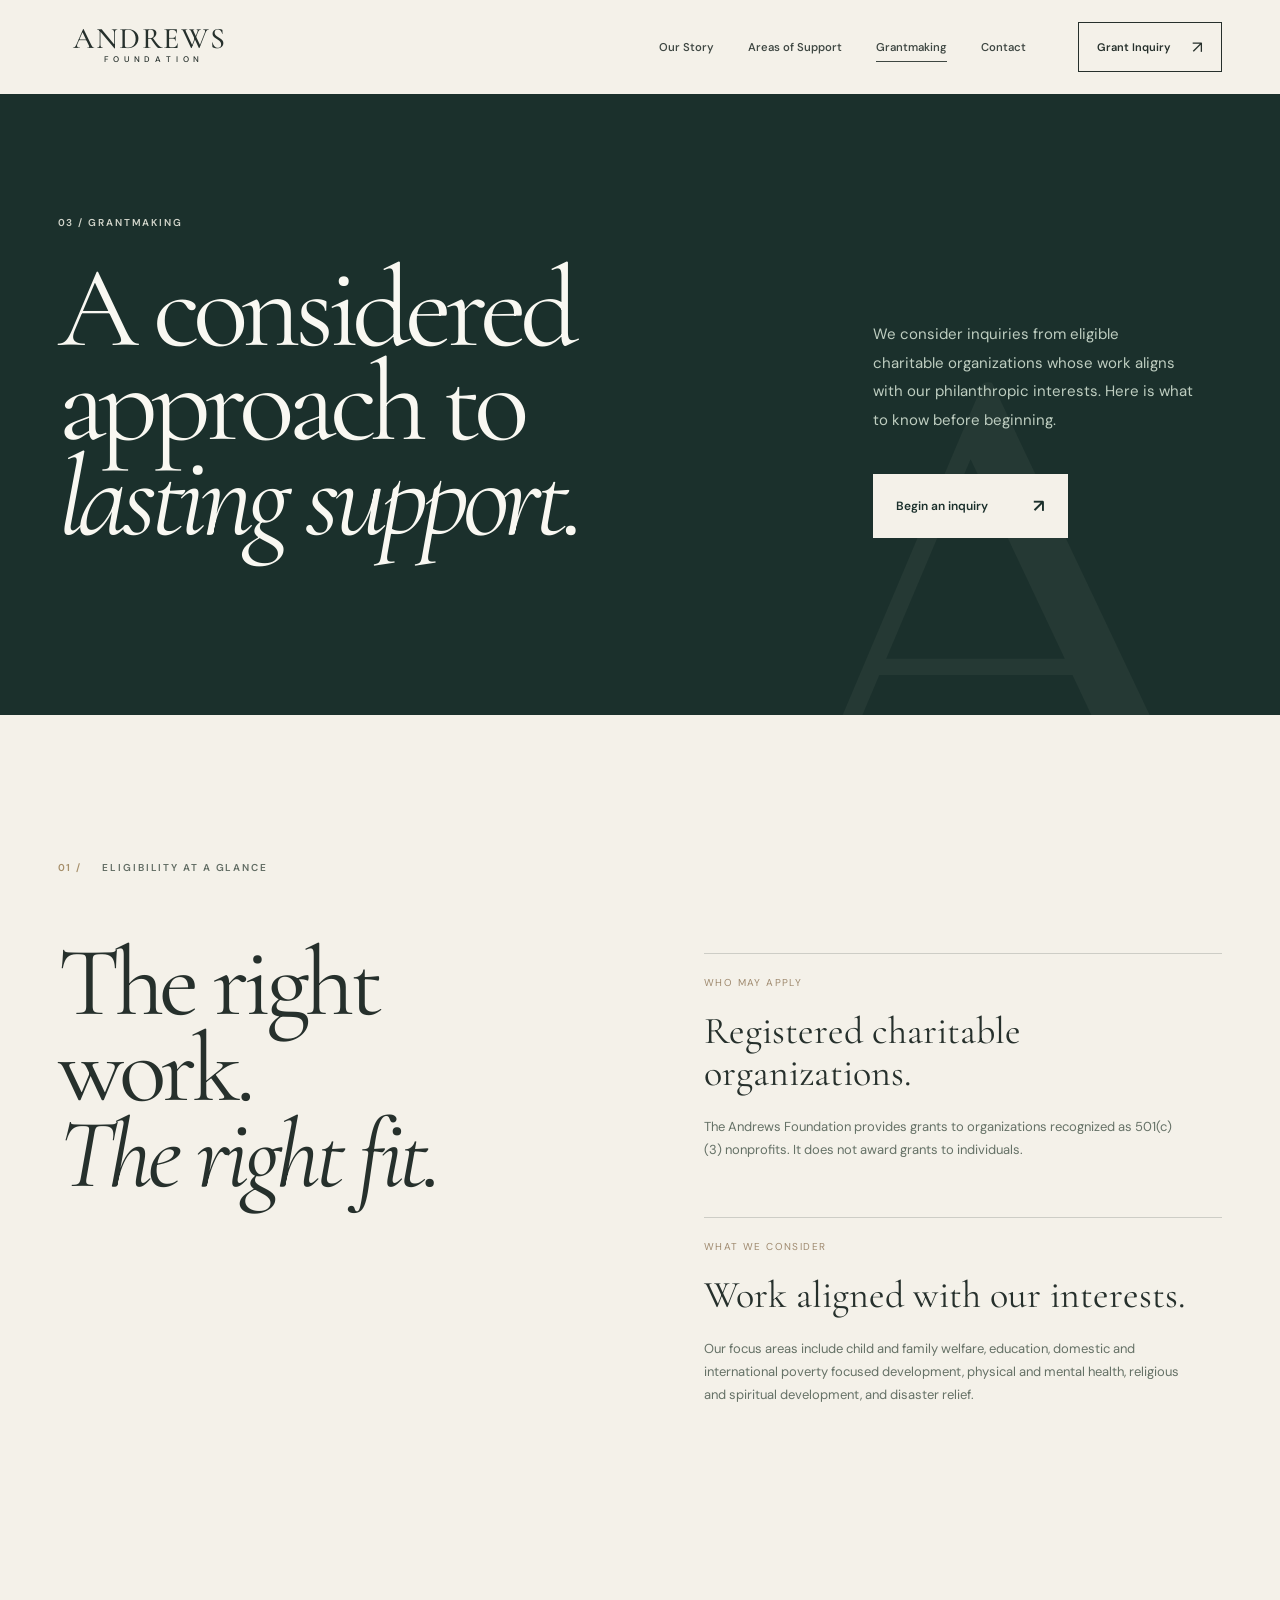
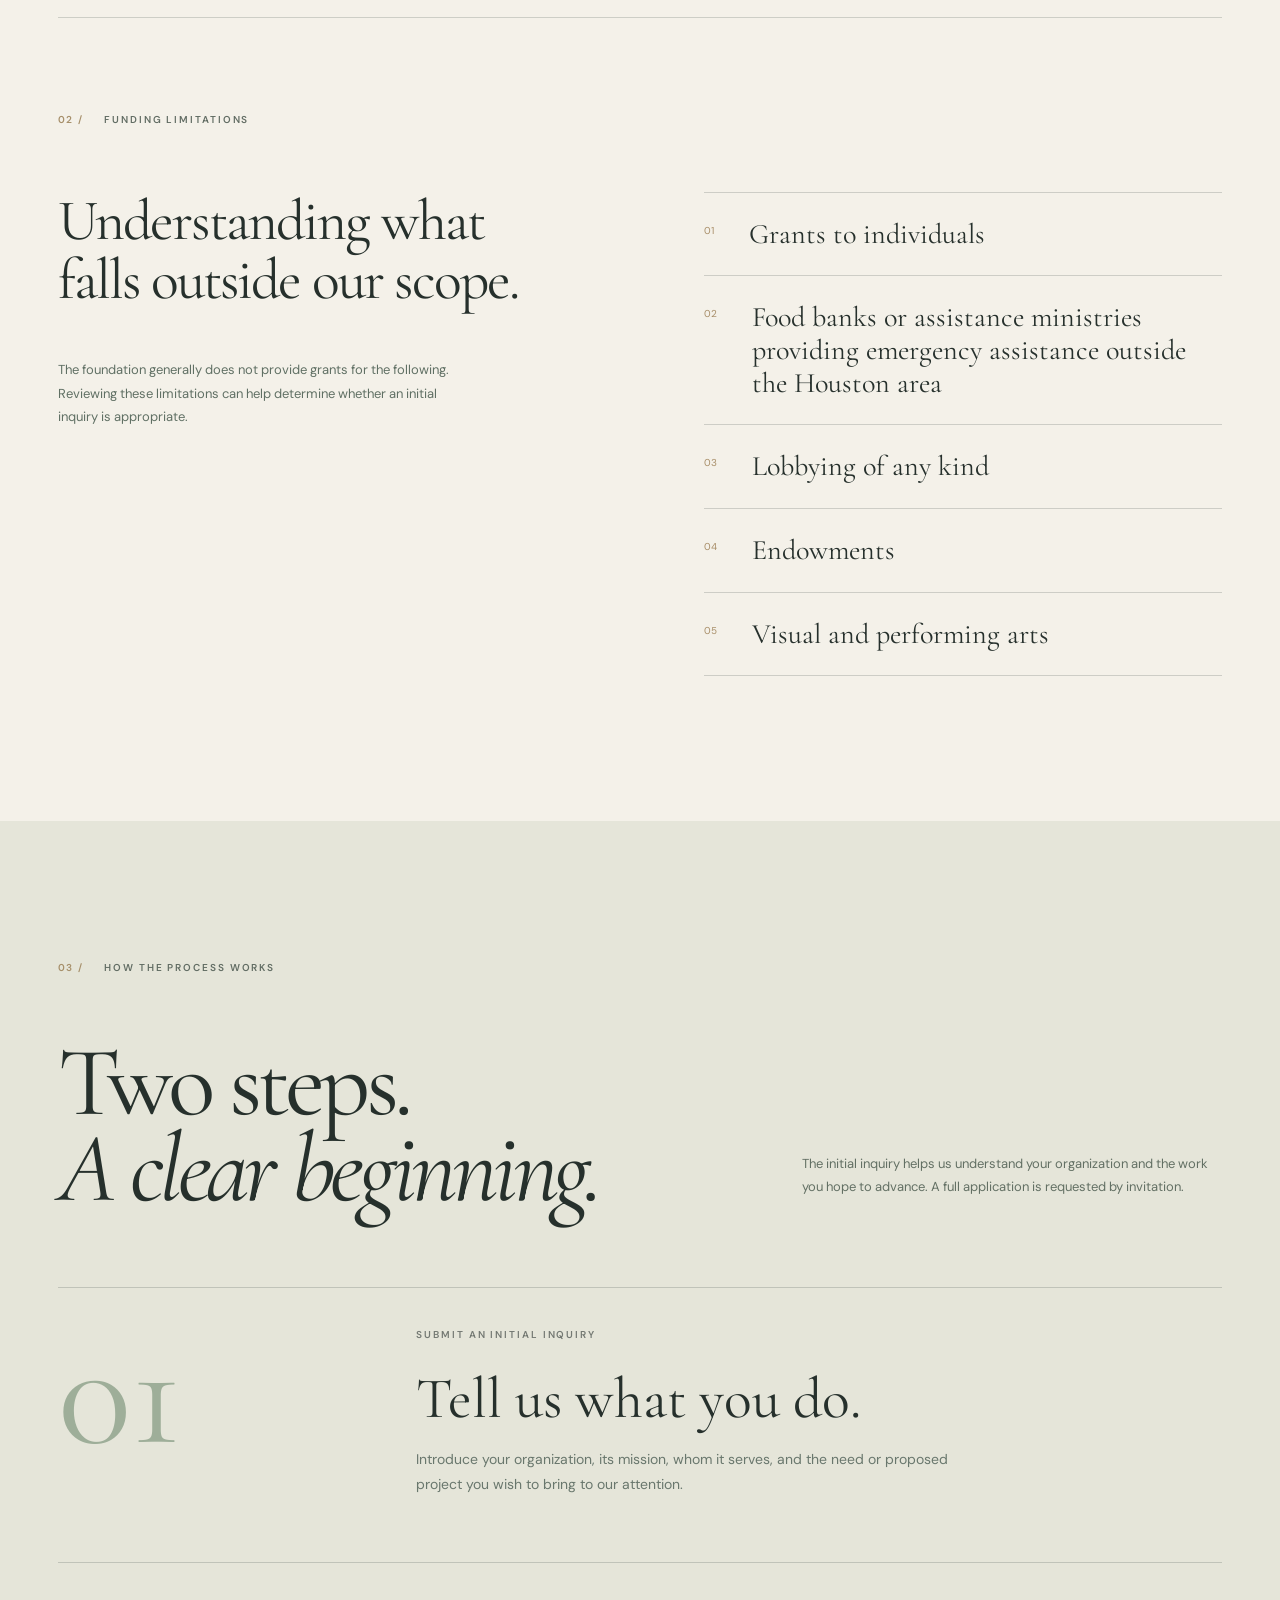
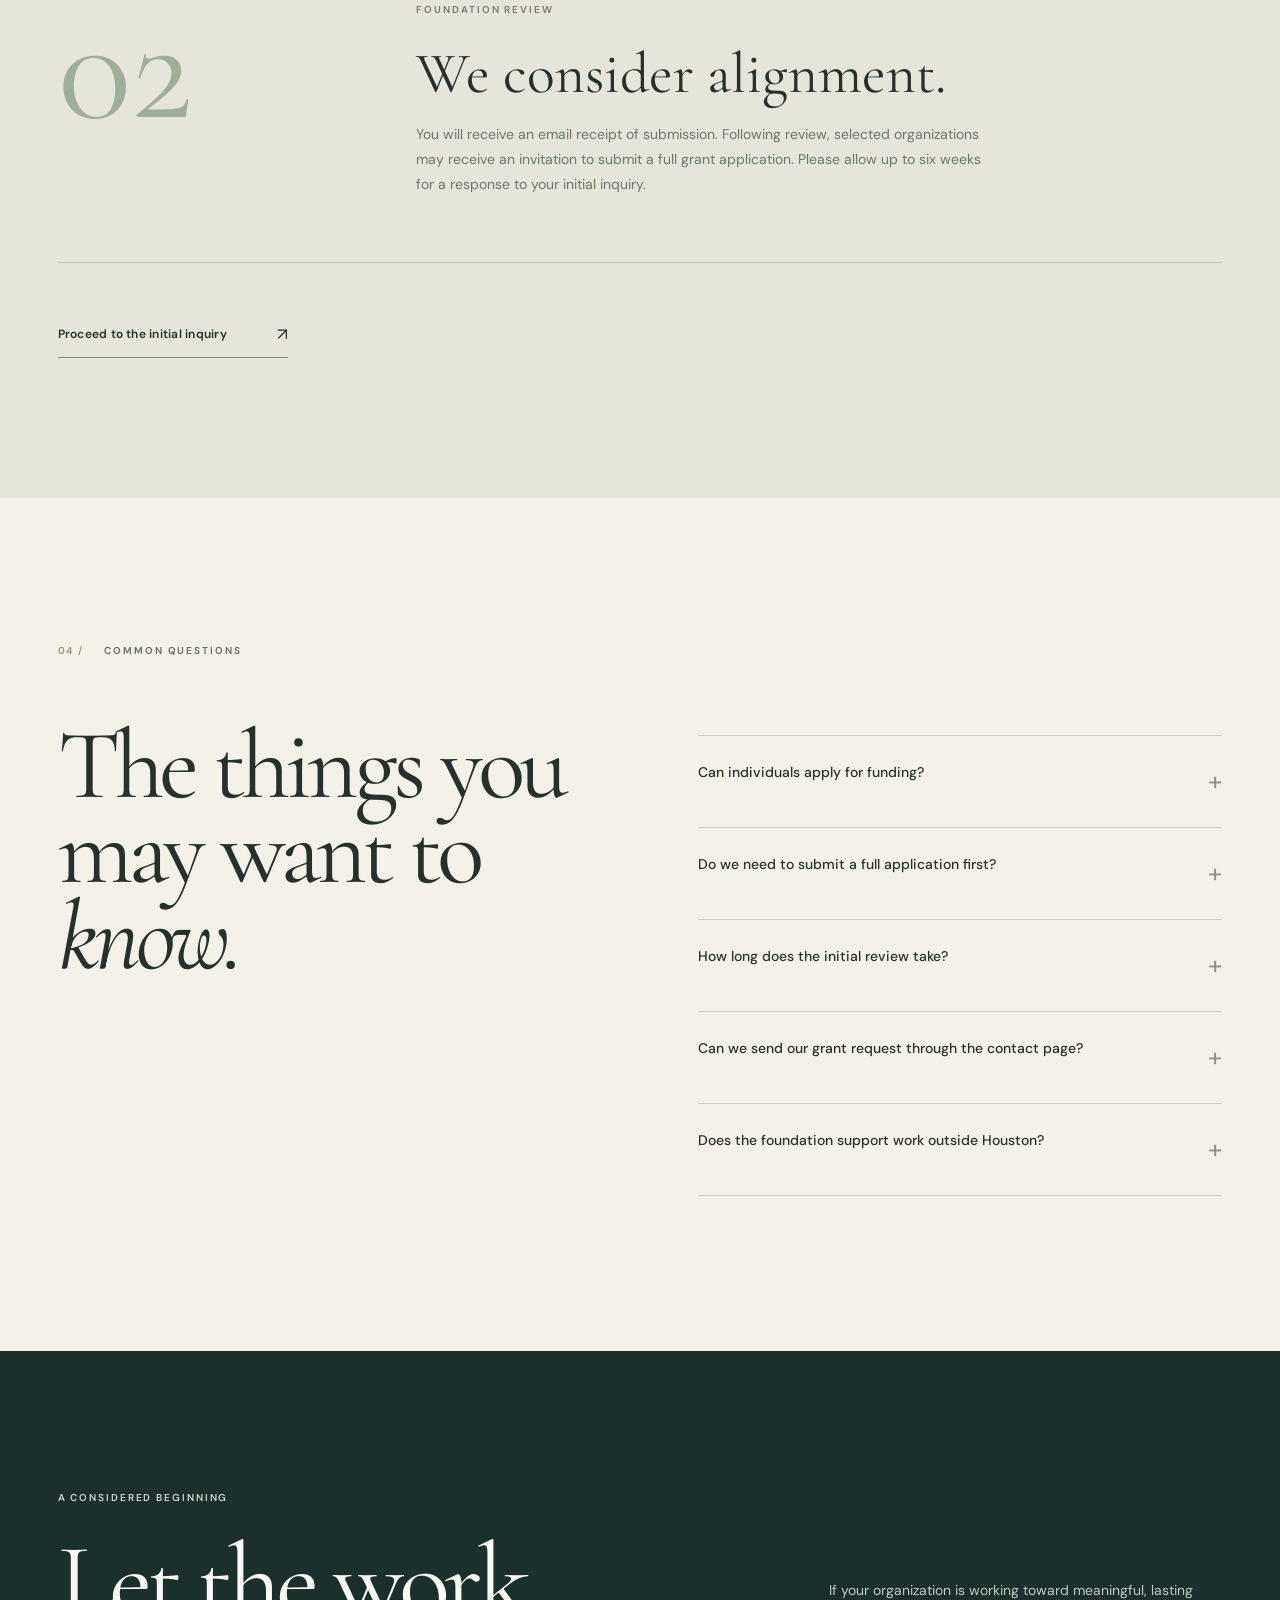
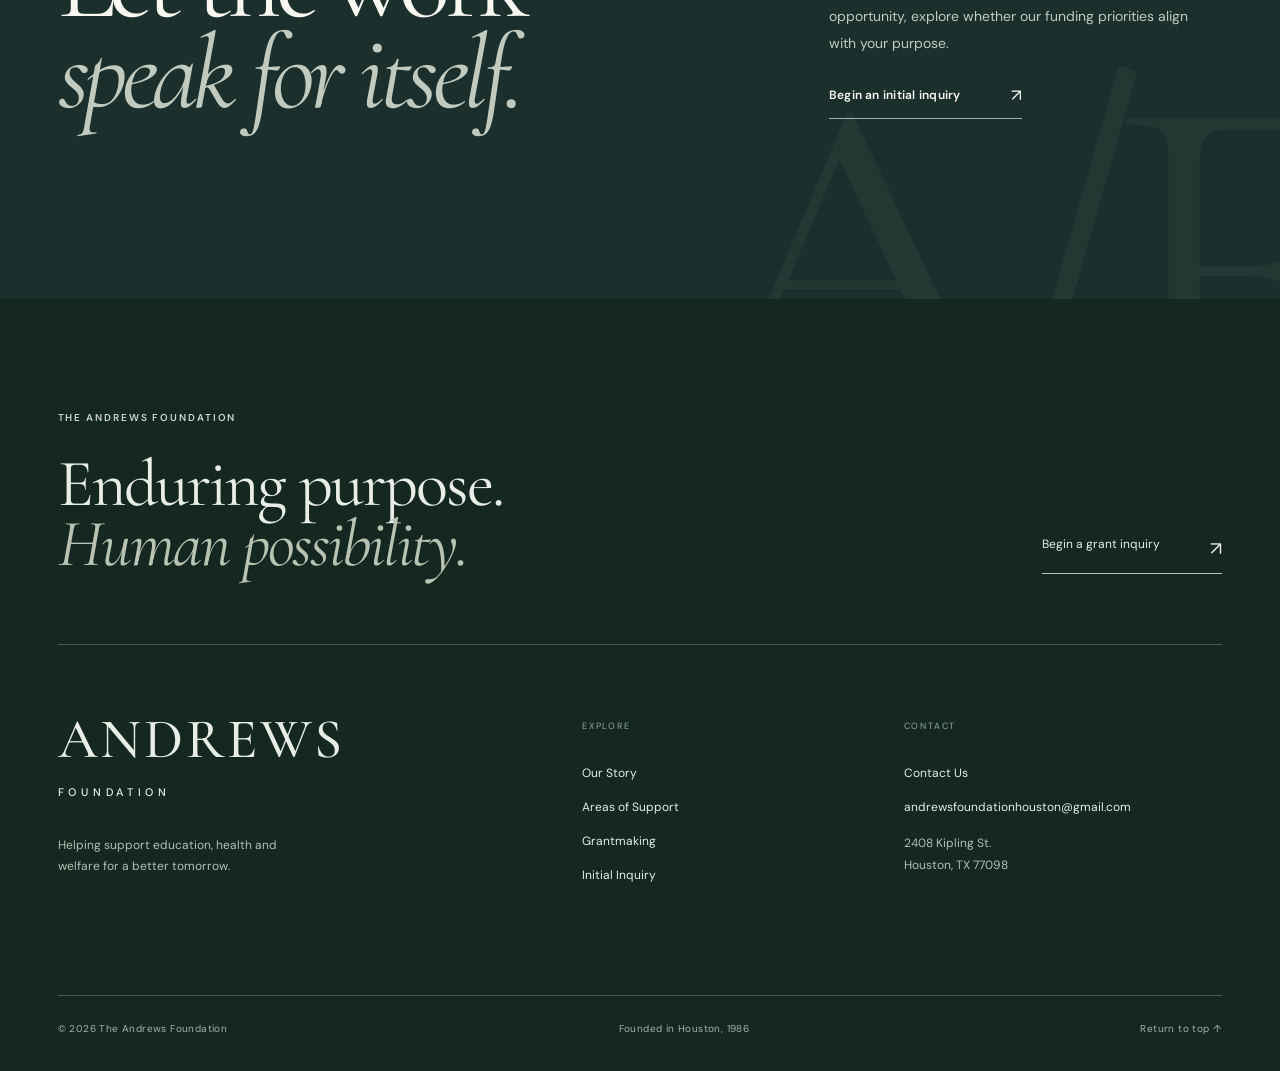
<file: grantmaking.html>
<!DOCTYPE html><html lang="en"><head><meta charset="utf-8"><meta name="viewport" content="width=device-width,initial-scale=1"><meta name="theme-color" content="#1b302c"><meta name="robots" content="noindex, nofollow"><meta name="description" content="Learn about Andrews Foundation grant eligibility, priority areas, excluded funding, and its two step initial inquiry process."><meta property="og:title" content="Grantmaking &amp; Eligibility | The Andrews Foundation"><meta property="og:description" content="Learn about Andrews Foundation grant eligibility, priority areas, excluded funding, and its two step initial inquiry process."><meta property="og:type" content="website"><meta property="og:site_name" content="The Andrews Foundation"><title>Grantmaking &amp; Eligibility | The Andrews Foundation</title><link rel="icon" href="assets/favicon.svg" type="image/svg+xml"><link rel="preconnect" href="https://fonts.googleapis.com"><link rel="preconnect" href="https://fonts.gstatic.com" crossorigin><link rel="preconnect" href="https://images.unsplash.com"><link href="https://fonts.googleapis.com/css2?family=Cormorant+Garamond:ital,wght@0,400;0,500;0,600;1,400;1,500&family=DM+Sans:wght@400;450;500;550;600;700&display=swap" rel="stylesheet"><link rel="stylesheet" href="assets/site.css"></head><body id="top" class="inner-page"><a class="skip-link" href="#main-content">Skip to content</a>
 <header class="site-header " id="site-header"><div class="header-inner">
 <a href="index.html" class="wordmark" aria-label="Andrews Foundation home"><span class="wordmark-primary">ANDREWS</span><span class="wordmark-secondary">F O U N D A T I O N</span></a>
 <nav class="desktop-nav" aria-label="Primary navigation"><a class="nav-link " href="our-story.html">Our Story</a><a class="nav-link " href="areas-of-support.html">Areas of Support</a><a class="nav-link active" href="grantmaking.html">Grantmaking</a><a class="nav-link " href="contact.html">Contact</a></nav>
 <a href="initial-inquiry.html" class="header-cta">Grant Inquiry <span aria-hidden="true">↗</span></a>
 <button class="menu-trigger" id="menu-trigger" type="button" aria-controls="mobile-menu" aria-expanded="false" aria-label="Open menu"><span></span><span></span></button>
 </div></header>
 <nav class="mobile-menu" id="mobile-menu" aria-label="Mobile navigation" hidden><div class="mobile-menu-inner"><div class="mobile-menu-eyebrow">THE ANDREWS FOUNDATION · HOUSTON</div><a href="our-story.html" class="mobile-link"><span>01</span>Our Story</a><a href="areas-of-support.html" class="mobile-link"><span>02</span>Areas of Support</a><a href="grantmaking.html" class="mobile-link"><span>03</span>Grantmaking</a><a href="contact.html" class="mobile-link"><span>04</span>Contact</a><a class="mobile-link mobile-apply" href="initial-inquiry.html"><span>05</span>Grant Inquiry</a><div class="mobile-menu-bottom">Helping people and communities help themselves.</div></div></nav><main id="main-content">
<section class="grant-hero"><div class="wrap grant-hero-grid"><div class="grant-hero-head"><p class="kicker light reveal">03 / GRANTMAKING</p><h1 class="subhero-title reveal">A considered<br>approach to<br><em>lasting support.</em></h1></div><div class="grant-hero-right reveal"><p>We consider inquiries from eligible charitable organizations whose work aligns with our philanthropic interests. Here is what to know before beginning.</p><a href="initial-inquiry.html" class="button-cream">Begin an inquiry <span>↗</span></a></div></div><div class="grant-watermark" aria-hidden="true">A</div></section>
<section class="grant-understand section-pad wrap"><div class="section-label reveal"><span class="section-num">01 /</span><span>ELIGIBILITY AT A GLANCE</span></div><div class="grant-understand-grid"><h2 class="display-heading reveal">The right work.<br><em>The right fit.</em></h2><div class="grant-understand-content reveal"><div class="grant-rule"><span>WHO MAY APPLY</span><h3>Registered charitable organizations.</h3><p>The Andrews Foundation provides grants to organizations recognized as 501(c)(3) nonprofits. It does not award grants to individuals.</p></div><div class="grant-rule"><span>WHAT WE CONSIDER</span><h3>Work aligned with our interests.</h3><p>Our focus areas include child and family welfare, education, domestic and international poverty focused development, physical and mental health, religious and spiritual development, and disaster relief.</p></div></div></div></section>
<section class="not-funded wrap section-pad-sm"><div class="section-label reveal"><span class="section-num">02 /</span><span>FUNDING LIMITATIONS</span></div><div class="not-funded-grid"><div class="reveal"><h2 class="section-serif">Understanding what falls outside our scope.</h2><p>The foundation generally does not provide grants for the following. Reviewing these limitations can help determine whether an initial inquiry is appropriate.</p></div><div class="exclusions-list reveal"><div><span>01</span><p>Grants to individuals</p></div><div><span>02</span><p>Food banks or assistance ministries providing emergency assistance outside the Houston area</p></div><div><span>03</span><p>Lobbying of any kind</p></div><div><span>04</span><p>Endowments</p></div><div><span>05</span><p>Visual and performing arts</p></div></div></div></section>
<section class="process-section"><div class="wrap"><div class="section-label reveal"><span class="section-num">03 /</span><span>HOW THE PROCESS WORKS</span></div><div class="process-intro"><h2 class="display-heading reveal">Two steps.<br><em>A clear beginning.</em></h2><p class="reveal">The initial inquiry helps us understand your organization and the work you hope to advance. A full application is requested by invitation.</p></div><div class="process-steps"><div class="process-step reveal"><div class="process-step-no">01</div><div><span class="kicker">SUBMIT AN INITIAL INQUIRY</span><h3>Tell us what you do.</h3><p>Introduce your organization, its mission, whom it serves, and the need or proposed project you wish to bring to our attention.</p></div></div><div class="process-step reveal"><div class="process-step-no">02</div><div><span class="kicker">FOUNDATION REVIEW</span><h3>We consider alignment.</h3><p>You will receive an email receipt of submission. Following review, selected organizations may receive an invitation to submit a full grant application. Please allow up to six weeks for a response to your initial inquiry.</p></div></div></div><a href="initial-inquiry.html" class="text-link reveal">Proceed to the initial inquiry <span>↗</span></a></div></section>
<section class="faq-section section-pad wrap"><div class="section-label reveal"><span class="section-num">04 /</span><span>COMMON QUESTIONS</span></div><div class="faq-grid"><h2 class="display-heading reveal">The things you<br>may want to <em>know.</em></h2><div class="faq-list reveal"><details class="faq-item"><summary>Can individuals apply for funding?<span>+</span></summary><p>No. The foundation makes grants to eligible 501(c)(3) organizations, not individuals.</p></details><details class="faq-item"><summary>Do we need to submit a full application first?<span>+</span></summary><p>No. Begin with the initial grant inquiry form. The foundation may invite selected organizations to submit a complete application after reviewing the inquiry.</p></details><details class="faq-item"><summary>How long does the initial review take?<span>+</span></summary><p>Please allow up to six weeks for a response to your initial inquiry.</p></details><details class="faq-item"><summary>Can we send our grant request through the contact page?<span>+</span></summary><p>No. The contact form does not accept grant requests. Use the dedicated initial inquiry process instead.</p></details><details class="faq-item"><summary>Does the foundation support work outside Houston?<span>+</span></summary><p>Its published areas of interest include both domestic and international poverty focused development. A specific limitation applies to food banks and assistance ministries providing emergency assistance outside the Houston area. Please review all stated priorities and limitations before making an inquiry.</p></details></div></div></section><section class="final-cta" aria-labelledby="final-cta-title"><div class="wrap final-cta-grid"><div><p class="kicker light">A CONSIDERED BEGINNING</p><h2 id="final-cta-title">Let the work<br><em>speak for itself.</em></h2></div><div class="final-cta-side"><p>If your organization is working toward meaningful, lasting opportunity, explore whether our funding priorities align with your purpose.</p><a class="text-link light-link" href="initial-inquiry.html">Begin an initial inquiry <span>↗</span></a></div></div><div class="cta-watermark" aria-hidden="true">A/F</div></section></main><footer class="site-footer" id="footer"><div class="footer-top wrap"><div><div class="kicker light">THE ANDREWS FOUNDATION</div><h2>Enduring purpose.<br><em>Human possibility.</em></h2></div><a href="initial-inquiry.html" class="footer-inquiry">Begin a grant inquiry <span>↗</span></a></div>
 <div class="footer-main wrap"><div class="footer-identity"><a href="index.html" class="footer-logo">ANDREWS<br><span>FOUNDATION</span></a><p>Helping support education, health and welfare for a better tomorrow.</p></div>
 <div class="footer-col"><span class="footer-label">EXPLORE</span><a href="our-story.html">Our Story</a><a href="areas-of-support.html">Areas of Support</a><a href="grantmaking.html">Grantmaking</a><a href="initial-inquiry.html">Initial Inquiry</a></div>
 <div class="footer-col"><span class="footer-label">CONTACT</span><a href="contact.html">Contact Us</a><a href="mailto:andrewsfoundationhouston@gmail.com" class="footer-email">andrewsfoundationhouston@gmail.com</a><span>2408 Kipling St.<br>Houston, TX 77098</span></div></div>
 <div class="footer-bottom wrap"><span>© <span id="year">2026</span> The Andrews Foundation</span><span>Founded in Houston, 1986</span><a href="#top">Return to top ↑</a></div></footer><script src="assets/site.js" defer></script></body></html>
</file>
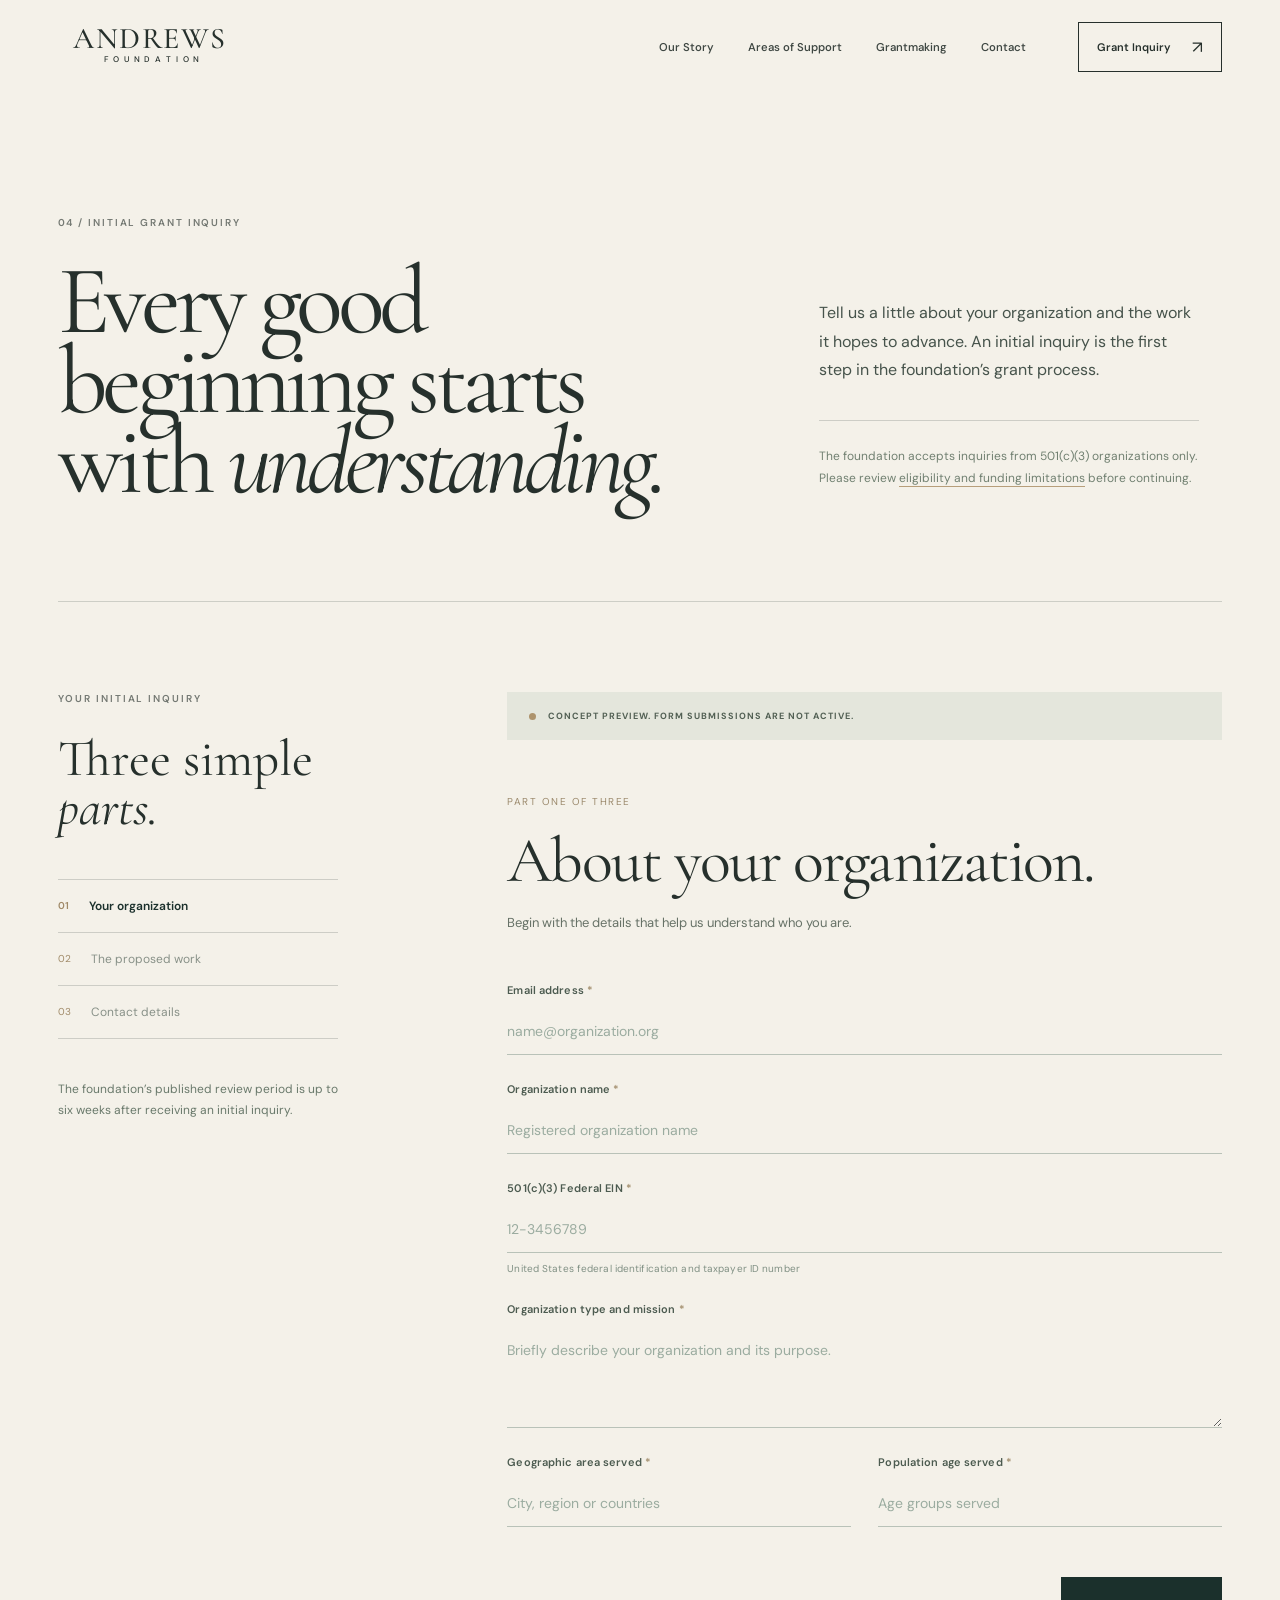
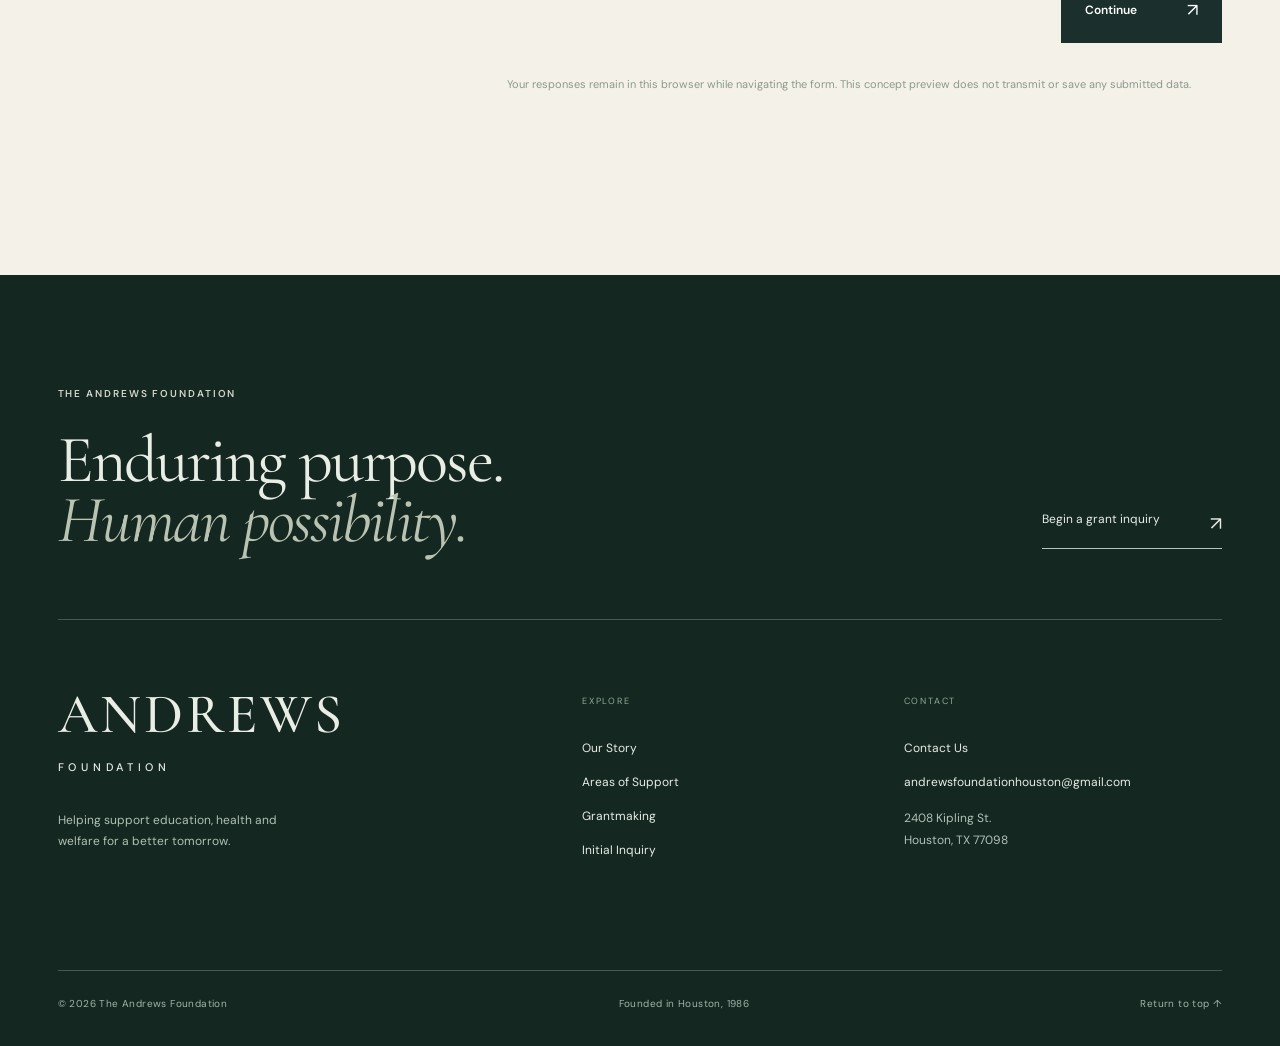
<file: initial-inquiry.html>
<!DOCTYPE html><html lang="en"><head><meta charset="utf-8"><meta name="viewport" content="width=device-width,initial-scale=1"><meta name="theme-color" content="#1b302c"><meta name="robots" content="noindex, nofollow"><meta name="description" content="Explore the Andrews Foundation initial grant inquiry process, available to 501(c)(3) nonprofit organizations."><meta property="og:title" content="Initial Grant Inquiry | The Andrews Foundation"><meta property="og:description" content="Explore the Andrews Foundation initial grant inquiry process, available to 501(c)(3) nonprofit organizations."><meta property="og:type" content="website"><meta property="og:site_name" content="The Andrews Foundation"><title>Initial Grant Inquiry | The Andrews Foundation</title><link rel="icon" href="assets/favicon.svg" type="image/svg+xml"><link rel="preconnect" href="https://fonts.googleapis.com"><link rel="preconnect" href="https://fonts.gstatic.com" crossorigin><link rel="preconnect" href="https://images.unsplash.com"><link href="https://fonts.googleapis.com/css2?family=Cormorant+Garamond:ital,wght@0,400;0,500;0,600;1,400;1,500&family=DM+Sans:wght@400;450;500;550;600;700&display=swap" rel="stylesheet"><link rel="stylesheet" href="assets/site.css"></head><body id="top" class="inner-page"><a class="skip-link" href="#main-content">Skip to content</a>
 <header class="site-header " id="site-header"><div class="header-inner">
 <a href="index.html" class="wordmark" aria-label="Andrews Foundation home"><span class="wordmark-primary">ANDREWS</span><span class="wordmark-secondary">F O U N D A T I O N</span></a>
 <nav class="desktop-nav" aria-label="Primary navigation"><a class="nav-link " href="our-story.html">Our Story</a><a class="nav-link " href="areas-of-support.html">Areas of Support</a><a class="nav-link " href="grantmaking.html">Grantmaking</a><a class="nav-link " href="contact.html">Contact</a></nav>
 <a href="initial-inquiry.html" class="header-cta">Grant Inquiry <span aria-hidden="true">↗</span></a>
 <button class="menu-trigger" id="menu-trigger" type="button" aria-controls="mobile-menu" aria-expanded="false" aria-label="Open menu"><span></span><span></span></button>
 </div></header>
 <nav class="mobile-menu" id="mobile-menu" aria-label="Mobile navigation" hidden><div class="mobile-menu-inner"><div class="mobile-menu-eyebrow">THE ANDREWS FOUNDATION · HOUSTON</div><a href="our-story.html" class="mobile-link"><span>01</span>Our Story</a><a href="areas-of-support.html" class="mobile-link"><span>02</span>Areas of Support</a><a href="grantmaking.html" class="mobile-link"><span>03</span>Grantmaking</a><a href="contact.html" class="mobile-link"><span>04</span>Contact</a><a class="mobile-link mobile-apply" href="initial-inquiry.html"><span>05</span>Grant Inquiry</a><div class="mobile-menu-bottom">Helping people and communities help themselves.</div></div></nav><main id="main-content"><section class="form-hero wrap"><div class="form-hero-title"><p class="kicker reveal">04 / INITIAL GRANT INQUIRY</p><h1 class="subhero-title reveal">Every good<br>beginning starts<br>with <em>understanding.</em></h1></div><div class="form-hero-sub reveal"><p>Tell us a little about your organization and the work it hopes to advance. An initial inquiry is the first step in the foundation’s grant process.</p><p class="form-eligibility">The foundation accepts inquiries from 501(c)(3) organizations only. Please review <a href="grantmaking.html">eligibility and funding limitations</a> before continuing.</p></div></section><section class="inquiry-layout wrap"><aside class="inquiry-aside"><span class="kicker">YOUR INITIAL INQUIRY</span><h2>Three simple<br><em>parts.</em></h2><div class="inquiry-progress" aria-label="Form sections"><button class="progress-item current" data-to-step="1" type="button"><span>01</span> Your organization</button><button class="progress-item" data-to-step="2" type="button"><span>02</span> The proposed work</button><button class="progress-item" data-to-step="3" type="button"><span>03</span> Contact details</button></div><p class="aside-time">The foundation’s published review period is up to six weeks after receiving an initial inquiry.</p></aside><div class="inquiry-main"><div class="preview-disclaimer"><span class="preview-dot"></span> CONCEPT PREVIEW. FORM SUBMISSIONS ARE NOT ACTIVE.</div><form id="grant-form" novalidate><div class="form-step" data-step="1"><div class="form-step-label">PART ONE OF THREE</div><h2>About your organization.</h2><p>Begin with the details that help us understand who you are.</p><div class="form-fields"><label>Email address <span>*</span><input name="organizationEmail" type="email" autocomplete="email" required placeholder="name@organization.org"></label><label>Organization name <span>*</span><input name="organizationName" type="text" required placeholder="Registered organization name"></label><label>501(c)(3) Federal EIN <span>*</span><input name="ein" type="text" required pattern="[0-9]{2}-?[0-9]{7}" placeholder="12-3456789" inputmode="text"><small>United States federal identification and taxpayer ID number</small></label><label>Organization type and mission <span>*</span><textarea name="mission" rows="4" required placeholder="Briefly describe your organization and its purpose."></textarea></label><div class="field-split"><label>Geographic area served <span>*</span><input name="geography" type="text" required placeholder="City, region or countries"></label><label>Population age served <span>*</span><input name="ages" type="text" required placeholder="Age groups served"></label></div></div></div><div class="form-step" data-step="2" hidden><div class="form-step-label">PART TWO OF THREE</div><h2>The work you do.</h2><p>Help us understand the services you provide and the needs you are addressing.</p><div class="form-fields"><label>Description of services <span>*</span><textarea name="services" rows="5" required placeholder="What services does your organization provide?"></textarea></label><label>Summary of need <span>*</span><textarea name="need" rows="5" required placeholder="What need is your organization responding to?"></textarea></label><label>Summary of project proposal <span class="optional">IF APPLICABLE</span><textarea name="project" rows="5" placeholder="If you have a specific proposed project, describe it here."></textarea></label></div></div><div class="form-step" data-step="3" hidden><div class="form-step-label">PART THREE OF THREE</div><h2>Who we can reach.</h2><p>Provide a primary contact for any follow up correspondence.</p><div class="form-fields"><div class="field-split"><label>Contact name <span>*</span><input name="contactName" type="text" required autocomplete="name" placeholder="Full name"></label><label>Contact position <span>*</span><input name="position" type="text" required placeholder="Role or title"></label></div><label>Contact email <span>*</span><input name="contactEmail" type="email" required placeholder="name@organization.org"></label><label>Contact address <span>*</span><textarea name="address" rows="3" required placeholder="Mailing address"></textarea></label><label>Contact phone number <span>*</span><input name="phone" type="tel" required autocomplete="tel" placeholder="Your phone number"></label></div></div><p id="grant-error" class="form-error" role="alert" hidden>Please complete the required fields before continuing.</p><div class="form-controls"><button type="button" id="grant-back" class="button-back" hidden>← Previous</button><button type="button" id="grant-next" class="button-dark">Continue <span>↗</span></button><button type="submit" id="grant-submit" class="button-dark" hidden>Submit inquiry <span>↗</span></button></div><div class="form-privacy">Your responses remain in this browser while navigating the form. This concept preview does not transmit or save any submitted data.</div></form><div class="form-confirmation" id="grant-preview-done" hidden><span class="confirm-icon">AF</span><p class="kicker">PREVIEW COMPLETE</p><h2>We’ve shown you how the inquiry will look.</h2><p>This is a website preview. Your inquiry has <strong>not</strong> been sent or saved. The real application workflow will be connected only after approval.</p><a href="grantmaking.html" class="text-link">Return to grantmaking <span>↗</span></a></div></div></section></main><footer class="site-footer" id="footer"><div class="footer-top wrap"><div><div class="kicker light">THE ANDREWS FOUNDATION</div><h2>Enduring purpose.<br><em>Human possibility.</em></h2></div><a href="initial-inquiry.html" class="footer-inquiry">Begin a grant inquiry <span>↗</span></a></div>
 <div class="footer-main wrap"><div class="footer-identity"><a href="index.html" class="footer-logo">ANDREWS<br><span>FOUNDATION</span></a><p>Helping support education, health and welfare for a better tomorrow.</p></div>
 <div class="footer-col"><span class="footer-label">EXPLORE</span><a href="our-story.html">Our Story</a><a href="areas-of-support.html">Areas of Support</a><a href="grantmaking.html">Grantmaking</a><a href="initial-inquiry.html">Initial Inquiry</a></div>
 <div class="footer-col"><span class="footer-label">CONTACT</span><a href="contact.html">Contact Us</a><a href="mailto:andrewsfoundationhouston@gmail.com" class="footer-email">andrewsfoundationhouston@gmail.com</a><span>2408 Kipling St.<br>Houston, TX 77098</span></div></div>
 <div class="footer-bottom wrap"><span>© <span id="year">2026</span> The Andrews Foundation</span><span>Founded in Houston, 1986</span><a href="#top">Return to top ↑</a></div></footer><script src="assets/site.js" defer></script></body></html>
</file>
<file: assets/site.css>
:root{--paper:#f4f1e9;--paper2:#eae8e0;--forest:#1b302c;--forest2:#263e37;--ink:#26302c;--muted:#747973;--bronze:#b79e7a;--white:#f9f8f2;--line:rgba(32,49,43,.18);--lwhite:rgba(249,248,242,.23);--serif:'Cormorant Garamond',Georgia,serif;--sans:'DM Sans',Arial,sans-serif;--wrap:min(1440px,calc(100% - 9vw));--ease:cubic-bezier(.22,1,.36,1)}*{box-sizing:border-box}html{scroll-behavior:smooth;scroll-padding-top:110px}body{margin:0;background:var(--paper);color:var(--ink);font-family:var(--sans);font-size:15px;font-weight:400;-webkit-font-smoothing:antialiased;overflow-x:hidden}a{color:inherit;text-decoration:none}button,input,textarea{font:inherit}button{cursor:pointer}img{display:block;max-width:100%}::selection{background:#9aa892;color:#fff}h1,h2,h3,p{margin-top:0}p{line-height:1.8}h1,h2,h3{font-weight:400}.wrap{width:var(--wrap);margin-inline:auto}.section-pad{padding-block:146px 155px}.section-pad-sm{padding-block:95px 145px}.kicker,.section-label,.hero-eyebrow{font-size:10px;font-weight:600;letter-spacing:.19em;text-transform:uppercase}.kicker{display:block;margin:0 0 30px;color:var(--muted)}.kicker.light{color:#d2d5cb}.section-label{display:flex;gap:20px;align-items:center;margin-bottom:66px;color:#626d64}.section-num{color:#a68f6a}.display-heading{font:400 clamp(66px,7.7vw,135px)/.87 var(--serif);letter-spacing:-.048em;margin:0}.display-heading em,.subhero-title em,.section-serif em{font-weight:400}.section-serif{font:400 clamp(43px,4.5vw,76px)/1.03 var(--serif);letter-spacing:-.032em}.text-link{display:inline-flex;align-items:center;gap:50px;padding-bottom:12px;border-bottom:1px solid #7b8c76;font-size:12px;font-weight:600;letter-spacing:.02em;transition:gap .35s var(--ease),border-color .3s,color .3s}.text-link span{font-size:17px;font-weight:400;transition:transform .3s}.text-link:hover{gap:65px;border-color:var(--forest)}.text-link:hover span{transform:translate(3px,-3px)}.light-link{color:var(--white);border-color:rgba(255,255,255,.6)}.light-link:hover{border-color:var(--white)}.skip-link{position:fixed;z-index:200;top:-80px;left:10px;background:#fff;color:#000;padding:16px}.skip-link:focus{top:10px}[hidden]{display:none!important}a:focus-visible,button:focus-visible,input:focus-visible,textarea:focus-visible,summary:focus-visible{outline:2px solid #ad916a;outline-offset:5px}
/* The architectural navigation */
.site-header{height:94px;position:sticky;top:0;z-index:90;background:var(--paper);color:var(--ink);transition:height .3s,background .3s,box-shadow .3s}.site-header-home{position:absolute;top:0;left:0;right:0;background:transparent;color:var(--white)}.site-header.scrolled{position:fixed;top:0;left:0;right:0;height:75px;background:rgba(244,241,233,.96);color:var(--forest);box-shadow:0 1px 0 rgba(20,39,32,.1);backdrop-filter:blur(18px)}.site-header.scrolled:not(.site-header-home){position:sticky}.site-header.scrolled+.mobile-menu{position:fixed}.header-inner{width:var(--wrap);height:100%;margin:auto;display:flex;align-items:center;gap:52px}.wordmark{display:flex;flex-direction:column;align-items:center;justify-content:center;min-width:185px;line-height:.86}.wordmark-primary{font:500 30px/.9 var(--serif);letter-spacing:.052em}.wordmark-secondary{font:500 8.2px/2 var(--sans);letter-spacing:.17em;margin-left:5px}.desktop-nav{display:flex;align-items:center;justify-content:flex-end;gap:34px;flex:1}.nav-link{font-size:11.3px;font-weight:550;opacity:.88;position:relative;padding:16px 0}.nav-link:after{position:absolute;content:'';bottom:9px;left:0;width:0;height:1px;background:currentColor;transition:width .3s var(--ease)}.nav-link:hover:after,.nav-link.active:after{width:100%}.header-cta{white-space:nowrap;display:flex;align-items:center;gap:21px;font-size:11px;font-weight:600;border:1px solid currentColor;padding:13px 18px;transition:background .3s,color .3s}.header-cta span{font-size:17px;font-weight:400}.site-header:not(.site-header-home) .header-cta:hover,.site-header.scrolled .header-cta:hover{background:var(--forest);color:#fff}.site-header-home:not(.scrolled) .header-cta:hover{background:var(--white);color:var(--forest)}.menu-trigger{display:none;color:inherit;border:0;background:none;width:40px;height:40px;padding:10px;z-index:111}.menu-trigger span{display:block;width:23px;height:1px;background:currentColor;margin:6px auto;transition:transform .3s,opacity .2s}.menu-trigger.open span:nth-child(1){transform:translateY(3.5px) rotate(45deg)}.menu-trigger.open span:nth-child(2){transform:translateY(-3.5px) rotate(-45deg)}.mobile-menu{position:fixed;z-index:85;top:0;left:0;right:0;bottom:0;background:var(--forest);color:var(--white);overflow:auto}.mobile-menu-inner{padding:135px 6vw 50px}.mobile-menu-eyebrow{font-size:10px;letter-spacing:.15em;margin-bottom:45px;color:#abbbab}.mobile-link{display:flex;gap:20px;align-items:baseline;padding:14px 0;border-bottom:1px solid var(--lwhite);font:400 clamp(38px,9vw,67px)/1.13 var(--serif)}.mobile-link span{font:500 10px var(--sans);color:#bfb9ab}.mobile-menu-bottom{margin-top:55px;font-size:13px;color:#bbc9bf}body.menu-open{overflow:hidden}body.menu-open .site-header{position:fixed!important;background:var(--forest)!important;color:var(--white)!important;box-shadow:none!important}
/* Editorial home hero */
.home-hero{min-height:750px;height:min(930px,100svh);display:grid;grid-template-columns:56% 44%;position:relative;background:var(--forest);color:var(--white)}.home-hero-left{position:relative;display:flex;align-items:center;padding:145px 7.2vw 125px 6vw;z-index:1}.hero-left-content{max-width:750px}.hero-eyebrow{color:#d7d9ce;letter-spacing:.2em;margin:0 0 57px}.home-hero h1{font:400 clamp(76px,6.8vw,139px)/.83 var(--serif);letter-spacing:-.042em;margin:0 0 38px;white-space:nowrap}.home-hero h1 em{font-weight:400;color:#d0d4c7}.hero-copy{font-size:15px;color:#d8dfd7;max-width:485px;line-height:1.8;margin-bottom:35px}.hero-h1-mobile{display:none}.hero-actions{display:flex;align-items:center;gap:32px;flex-wrap:wrap}.hero-link{display:flex;align-items:center;justify-content:space-between;gap:40px;background:var(--white);color:var(--forest);font-size:11px;font-weight:600;min-width:207px;padding:18px 23px;transition:background .3s,transform .3s}.hero-link:hover{background:#e2e4d6;transform:translateY(-3px)}.hero-link span,.hero-secondary span{font-size:17px;font-weight:400}.hero-secondary{font-size:11px;font-weight:600;display:flex;align-items:center;gap:25px;padding-block:17px;border-bottom:1px solid #84988c}.hero-secondary:hover{border-bottom-color:#fff}.hero-left-bottom{position:absolute;bottom:35px;left:6vw;right:7.2vw;display:flex;align-items:center;justify-content:space-between;font-size:9px;font-weight:500;letter-spacing:.16em;color:#a7b2a8}.hero-photo{position:relative;overflow:hidden}.hero-img{width:100%;height:100%;object-fit:cover;object-position:center;filter:saturate(.7) contrast(1.04);transform:scale(1.025);animation:hero-photo-entrance 1.8s var(--ease) both}.hero-photo-overlay{position:absolute;inset:0;background:linear-gradient(180deg,rgba(9,23,17,.48),transparent 25%),linear-gradient(90deg,rgba(18,35,29,.12),transparent 40%),linear-gradient(0deg,rgba(9,23,17,.42),transparent 29%);pointer-events:none}.image-corner-caption{position:absolute;bottom:36px;left:35px;z-index:1;font-size:9px;letter-spacing:.16em;font-weight:600;color:#fff}.scroll-cue{position:absolute;z-index:5;bottom:34px;left:calc(56% - 7px);writing-mode:vertical-rl;transform:translateX(50%);font-size:8px;letter-spacing:.24em;display:flex;align-items:center;gap:15px}.scroll-cue span{height:55px;border-left:1px solid #f4f1ea80}.entrance{animation:fade-rise .85s var(--ease) both}.entrance:nth-child(2){animation-delay:.12s}.entrance:nth-child(3){animation-delay:.21s}.entrance:nth-child(4){animation-delay:.31s}@keyframes fade-rise{from{opacity:0;transform:translateY(28px)}to{opacity:1;transform:translateY(0)}}@keyframes hero-photo-entrance{from{opacity:.7;transform:scale(1.1)}to{opacity:1;transform:scale(1.025)}}
.intro-grid{display:grid;grid-template-columns:1.16fr .84fr;gap:10vw}.intro-text{padding:15px 0 0;max-width:560px}.intro-text .large-paragraph{font:400 29px/1.35 var(--serif);margin-bottom:28px}.intro-text p:not(.large-paragraph){font-size:14px;line-height:1.95;color:#56625b;margin-bottom:32px}.mission-image-section{height:650px;position:relative;overflow:hidden;background:#88967e}.mission-image-frame{position:absolute;inset:0}.mission-image{width:100%;height:100%;object-fit:cover;object-position:50% 36%;filter:saturate(.65) brightness(.72);transform:scale(1.03)}.mission-image-quote{position:absolute;inset:0;padding:7vw;display:flex;flex-direction:column;justify-content:center;max-width:950px;color:#fff}.mission-image-quote p{font:400 clamp(57px,6.5vw,106px)/.93 var(--serif);letter-spacing:-.035em;margin:0}.mission-image-quote em{color:#e2e4d4}.mission-image-foot{font-size:10px;letter-spacing:.16em;margin-top:44px;color:#d5d9ce}.focus-heading{display:flex;justify-content:space-between;align-items:flex-end;gap:50px;margin-bottom:70px}.focus-heading>p{max-width:355px;font-size:14px;line-height:1.9;color:#68736b;margin:0 0 8px}.focus-grid{display:grid;grid-template-columns:1.2fr .8fr;gap:8vw;align-items:start}.focus-list{padding-top:5px}.focus-item{display:grid;grid-template-columns:48px 1fr 25px;gap:10px;align-items:center;border-bottom:1px solid var(--line);padding:24px 0 23px;transition:padding .3s,color .3s}.focus-item:first-child{border-top:1px solid var(--line)}.focus-item>span:nth-child(2){font:400 clamp(26px,2.5vw,43px)/1.07 var(--serif);letter-spacing:-.018em}.focus-index{font-size:11px;align-self:center;color:#a38966}.focus-arrow{font-size:21px;transition:transform .3s}.focus-item:hover{padding-left:13px;color:#6a806b}.focus-item:hover .focus-arrow{transform:translate(4px,-4px)}.focus-photo-wrap{position:sticky;top:125px}.focus-photo-container{height:520px;position:relative;overflow:hidden}.focus-photo{width:100%;height:100%;object-fit:cover;transition:opacity .22s,transform .7s;filter:saturate(.7)}.focus-photo.shrink{opacity:.15;transform:scale(1.07)}.focus-photo-shade{position:absolute;inset:0;background:linear-gradient(to bottom,transparent,rgba(12,22,16,.12))}.focus-photo-footer{display:flex;justify-content:space-between;padding:18px 0;font-size:9px;letter-spacing:.15em;color:#5c6a60}.section-tail{margin-top:40px}.thought-section{background:var(--forest);color:var(--white);min-height:630px;display:flex;align-items:center}.thought-inner{padding-block:135px}.thought-text{font:400 clamp(58px,7.15vw,125px)/.98 var(--serif);letter-spacing:-.037em;max-width:1320px;margin:15px 0 44px}.thought-text em{color:#bac4b2}.thought-note{max-width:420px;color:#b9c5ba;font-size:13px;line-height:1.85}.how-heading{display:grid;grid-template-columns:1.2fr .8fr;gap:12vw;align-items:end}.how-heading>p{max-width:380px;line-height:1.95;color:#667168;margin-bottom:3px}.steps-row{display:grid;grid-template-columns:1fr 1fr;gap:9vw;margin-top:92px}.step-item{border-top:1px solid var(--line);padding-top:21px}.step-heading{display:flex;justify-content:space-between;color:#68736b;font-size:9px;letter-spacing:.15em}.step-heading span:first-child{font:400 60px/1 var(--serif);color:var(--bronze)}.step-item h3{font:400 clamp(36px,3.7vw,59px)/1.08 var(--serif);letter-spacing:-.015em;margin:60px 0 19px}.step-item p{max-width:390px;font-size:13px;color:#626f64}.how-foot{display:flex;justify-content:space-between;align-items:center;gap:40px;margin-top:65px}.how-foot p{font-size:12px;color:#7b857b;margin:0}.closing-photo{min-height:510px;position:relative;overflow:hidden;background:#6f8465}.closing-photo-image{position:absolute;inset:0}.closing-photo-img{width:100%;height:100%;object-fit:cover;object-position:center 40%;filter:saturate(.7) brightness(.66)}.closing-photo-content{position:relative;z-index:1;max-width:1150px;padding:120px 6vw;color:var(--white)}.closing-photo-content h2{font:400 clamp(58px,6.3vw,108px)/.93 var(--serif);letter-spacing:-.04em;margin:0}.closing-photo-content h2 em{color:#d7e0d0}
/* End pages */
.final-cta{background:var(--forest);color:var(--white);padding:138px 0 180px;position:relative;overflow:hidden}.final-cta-grid{position:relative;z-index:2;display:grid;grid-template-columns:1.25fr .75fr;gap:9vw;align-items:end}.final-cta h2{font:400 clamp(72px,8.3vw,142px)/.86 var(--serif);letter-spacing:-.05em;margin:0}.final-cta h2 em{color:#c1cabe}.final-cta-side{max-width:370px}.final-cta-side p{font-size:14px;line-height:1.9;color:#c1cabe;margin-bottom:28px}.cta-watermark{pointer-events:none;position:absolute;right:-30px;bottom:-215px;font:400 490px/1 var(--serif);letter-spacing:-.09em;color:rgba(242,241,231,.035)}.site-footer{background:#142721;color:#e8ede6}.footer-top{border-bottom:1px solid var(--lwhite);padding:112px 0 70px;display:flex;justify-content:space-between;align-items:end;gap:50px}.footer-top h2{font:400 clamp(52px,5.2vw,88px)/.9 var(--serif);letter-spacing:-.03em;margin:0}.footer-top h2 em{color:#b9c3b2}.footer-inquiry{display:flex;gap:50px;white-space:nowrap;border-bottom:1px solid #b9c4b8;padding-bottom:12px;font-size:12px}.footer-inquiry span{font-size:19px}.footer-main{display:grid;grid-template-columns:1.5fr .8fr 1.1fr;gap:7vw;padding:75px 0 105px}.footer-identity{max-width:370px}.footer-logo{display:inline-block;font:500 56px/.69 var(--serif);letter-spacing:.05em}.footer-logo span{font:500 11px/2.8 var(--sans);letter-spacing:.43em}.footer-identity p{margin-top:27px;font-size:12px;color:#b1c1b3;max-width:255px}.footer-col{display:flex;flex-direction:column;align-items:start;gap:18px;font-size:12px}.footer-col a:hover{color:#c2d2c2}.footer-label{font-size:9px;letter-spacing:.2em;color:#90ab97;margin-bottom:15px}.footer-col>span:not(.footer-label){line-height:1.8;color:#b2c1b8}.footer-email{overflow-wrap:anywhere}.footer-bottom{border-top:1px solid var(--lwhite);padding:26px 0 36px;display:flex;gap:30px;justify-content:space-between;color:#a0b6a8;font-size:10px;letter-spacing:.04em}
/* About / Story */
.subhero{padding:100px 0 150px}.subhero-inner{display:grid;grid-template-columns:1.15fr .85fr;gap:9vw;align-items:center}.subhero-copy{padding-top:15px}.subhero-title{font:400 clamp(78px,8.8vw,160px)/.82 var(--serif);letter-spacing:-.055em;margin:0}.subhero-intro{font-size:16px;line-height:1.8;max-width:420px;margin:42px 0 0;color:#626e65}.subhero-media{position:relative;height:620px}.subhero-media img{width:100%;height:100%;object-fit:cover;filter:saturate(.6)}.photo-credit{position:absolute;bottom:0;left:0;background:var(--forest);color:#fff;padding:14px 19px;font-size:9px;letter-spacing:.12em}.story-origin{border-top:1px solid var(--line)}.story-origin-grid{display:grid;grid-template-columns:.9fr 1.1fr;gap:12vw}.year-lockup{font:400 clamp(160px,20vw,310px)/.74 var(--serif);letter-spacing:-.08em;color:#b2bbaa}.year-lockup span{display:block;font:600 10px/1.4 var(--sans);letter-spacing:.18em;color:#677268;margin-top:39px}.story-copy .section-serif{max-width:620px}.story-copy p{font-size:14px;line-height:1.95;color:#5f6c63;max-width:540px}.story-belief{background:#dce2d4}.story-belief-grid{display:grid;grid-template-columns:.82fr 1.18fr;min-height:725px}.story-belief-photo{margin:100px 0;overflow:hidden}.story-belief-photo img{height:100%;width:100%;object-fit:cover}.story-belief-content{padding:125px 0 115px 8vw;display:flex;align-items:flex-start;justify-content:center;flex-direction:column}.story-belief-content .kicker{color:#4d6453}.story-belief-content h2{font:400 clamp(54px,5.9vw,98px)/.95 var(--serif);letter-spacing:-.04em}.story-belief-content h2 em{color:#496651}.story-belief-content p:last-child{max-width:470px;font-size:14px;color:#556957}.values-section>.display-heading{margin-bottom:65px}.value-row{display:grid;grid-template-columns:60px 1fr .65fr;gap:40px;align-items:center;padding:34px 0;border-top:1px solid var(--line)}.value-row>span{font-size:11px;color:#a58b68}.value-row h3{font:400 clamp(31px,3.1vw,53px)/1.05 var(--serif);margin:0}.value-row p{margin:0;font-size:13px;color:#627268}.value-row:last-child{border-bottom:1px solid var(--line)}.values-note{font-size:10px;color:#818a81;margin-top:20px}.archive-section{background:#e9e7dc}.archive-top{display:flex;align-items:end;justify-content:space-between;gap:60px;margin-bottom:65px}.archive-top p{max-width:320px;font-size:13px;color:#636e67}.archive-grid{display:grid;grid-template-columns:1fr 1fr 1fr;gap:24px}.archive-card{margin:0}.archive-card img{width:100%;height:350px;object-fit:cover;filter:saturate(.7)}.archive-card:nth-child(2){padding-top:55px}.archive-card:nth-child(3){padding-top:110px}.archive-card figcaption{padding-top:18px;font-size:10px;letter-spacing:.13em;color:#738072}.inline-next{display:flex;justify-content:space-between;align-items:end;gap:30px;padding:120px 0}.inline-next h2{font:400 clamp(55px,6vw,98px)/.9 var(--serif);margin:0}
/* Areas of support */
.area-top{padding:100px 0 145px}.area-top-grid{display:grid;grid-template-columns:1.35fr .65fr;gap:8vw;align-items:end}.area-top-grid p{font-size:16px;line-height:1.8;max-width:390px;color:#5e6b62;margin:0}.areas-features{padding-bottom:125px}.area-feature{display:grid;grid-template-columns:1fr 1fr;gap:11vw;padding:95px 0 120px;border-top:1px solid var(--line);min-height:610px;align-items:center;scroll-margin-top:110px}.area-feature.area-flip .area-text{order:2}.area-feature.area-flip .area-image{order:1}.area-index{display:flex;align-items:center;gap:25px;font-size:10px;color:#9e8260;letter-spacing:.08em;margin-bottom:36px}.area-index span{font-size:9px;font-weight:600;letter-spacing:.16em;color:#6f776b}.area-text h2{font:400 clamp(58px,6vw,103px)/.86 var(--serif);letter-spacing:-.045em;max-width:650px;margin-bottom:36px}.area-text h3{font:500 16px/1.5 var(--sans);margin-bottom:18px;max-width:400px}.area-text p{font-size:13px;color:#627064;line-height:1.9;max-width:485px;margin-bottom:30px}.area-image{width:100%;height:485px;overflow:hidden}.area-image img{width:100%;height:100%;object-fit:cover;filter:saturate(.69);transition:transform 1s var(--ease)}.area-feature:hover .area-image img{transform:scale(1.045)}.eligibility-banner{background:#d9dfd2;padding:95px 0}.eligibility-inner{display:grid;grid-template-columns:1.2fr .8fr;gap:9vw;align-items:end}.eligibility-inner h2{font:400 clamp(58px,6vw,100px)/.9 var(--serif);margin:0}.eligibility-inner p{max-width:440px;color:#46554b}.eligibility-inner .light-link{color:var(--forest);border-color:#6c806a}
/* Grantmaking */
.grant-hero{background:var(--forest);color:var(--white);position:relative;overflow:hidden;padding:120px 0 170px}.grant-hero-grid{position:relative;z-index:2;display:grid;grid-template-columns:1.35fr .65fr;gap:7vw;align-items:end}.grant-hero .subhero-title{font-size:clamp(83px,9vw,160px)}.grant-hero-right{max-width:320px;padding-bottom:7px}.grant-hero-right p{font-size:15px;line-height:1.9;color:#becdc0;margin-bottom:40px}.button-cream{display:inline-flex;justify-content:space-between;gap:45px;align-items:center;padding:20px 23px;background:#f4f1e9;color:var(--forest);font-size:12px;font-weight:600}.button-cream:hover{background:#d9e0d4}.button-cream span{font-size:18px}.grant-watermark{position:absolute;bottom:-330px;right:0;color:rgba(243,242,232,.045);font:400 810px/1 var(--serif);pointer-events:none}.grant-understand-grid{display:grid;grid-template-columns:1fr 1fr;gap:10vw}.grant-understand-content{padding-top:13px}.grant-rule{margin-bottom:55px;border-top:1px solid var(--line);padding-top:17px}.grant-rule span{font-size:10px;letter-spacing:.14em;color:#9f8a6f}.grant-rule h3{font:400 38px/1.1 var(--serif);margin:20px 0}.grant-rule p{max-width:480px;font-size:13px;color:#657166}.not-funded{border-top:1px solid var(--line)}.not-funded-grid{display:grid;grid-template-columns:1fr 1fr;gap:10vw}.not-funded-grid>div:first-child>p{font-size:13px;color:#607064;max-width:420px}.exclusions-list>div{display:flex;gap:35px;padding:25px 0;border-bottom:1px solid var(--line);align-items:start}.exclusions-list>div:first-child{border-top:1px solid var(--line)}.exclusions-list span{font-size:10px;color:#a78d67;padding-top:6px}.exclusions-list p{font:400 clamp(24px,2.2vw,36px)/1.16 var(--serif);margin:0}.process-section{background:#e5e5d9;padding:140px 0}.process-intro{display:flex;gap:8vw;align-items:end;justify-content:space-between}.process-intro>p{max-width:420px;color:#637064;font-size:13px}.process-steps{margin:75px 0 60px}.process-step{display:grid;grid-template-columns:.35fr 1fr;gap:6vw;border-top:1px solid var(--line);padding:40px 0 50px}.process-step:last-child{border-bottom:1px solid var(--line)}.process-step-no{font:400 clamp(85px,12vw,160px)/.85 var(--serif);color:#9eae99}.process-step h3{font:400 clamp(40px,4.5vw,75px)/.98 var(--serif);margin:12px 0 20px}.process-step p{max-width:580px;font-size:14px;color:#69776d}.faq-grid{display:grid;grid-template-columns:1fr 1fr;gap:9vw}.faq-list{padding-top:12px}.faq-item{border-bottom:1px solid var(--line)}.faq-item:first-child{border-top:1px solid var(--line)}.faq-item summary{padding:26px 0;display:flex;justify-content:space-between;gap:20px;font-size:14px;font-weight:500;cursor:pointer;list-style:none;line-height:1.5}.faq-item summary::-webkit-details-marker{display:none}.faq-item summary span{font-weight:400;font-size:26px;color:#859583;transition:transform .3s}.faq-item[open] summary span{transform:rotate(45deg)}.faq-item p{font-size:13px;color:#617064;padding:0 45px 25px 0;margin:0}
/* Forms */
.form-hero{padding:120px 0 100px;display:grid;grid-template-columns:1.25fr .75fr;align-items:end;gap:7vw}.form-hero .subhero-title{font-size:clamp(75px,7.6vw,133px)}.form-hero-sub{max-width:380px}.form-hero-sub>p:first-child{font-size:16px;color:#46534b}.form-eligibility{font-size:12px;color:#718071;border-top:1px solid var(--line);margin-top:35px;padding-top:25px}.form-eligibility a{border-bottom:1px solid var(--bronze)}.inquiry-layout{display:grid;grid-template-columns:.45fr 1fr;gap:10vw;border-top:1px solid var(--line);padding:90px 0 180px}.inquiry-aside{position:sticky;top:130px;align-self:start}.inquiry-aside h2{font:400 clamp(42px,4vw,68px)/.96 var(--serif);margin-bottom:45px}.inquiry-progress{display:flex;flex-direction:column;max-width:280px}.progress-item{display:flex;gap:20px;align-items:center;padding:18px 0;text-align:left;border:0;border-top:1px solid var(--line);background:transparent;color:#889188;font-size:12px}.progress-item:last-child{border-bottom:1px solid var(--line)}.progress-item.current{color:var(--forest);font-weight:600}.progress-item.completed{color:#657b69}.progress-item span{font-size:10px;color:#a08a68}.aside-time{font-size:12px;color:#69796b;max-width:290px;margin-top:40px}.inquiry-main{min-width:0}.preview-disclaimer{background:#e4e6dc;color:#526054;padding:18px 22px;font-size:9px;font-weight:700;letter-spacing:.11em;margin-bottom:55px;display:flex;align-items:center;gap:12px}.preview-dot{height:7px;width:7px;border-radius:50%;background:#ad936c}.form-step-label{font-size:10px;letter-spacing:.15em;color:#9b896c;margin-bottom:23px}.form-step h2,.form-confirmation h2{font:400 clamp(50px,5vw,80px)/.94 var(--serif);letter-spacing:-.03em;margin:0 0 20px}.form-step>p{font-size:13px;color:#677267;margin-bottom:48px}.form-fields{display:grid;gap:27px}.form-fields label,.contact-form-side form label{display:block;font-size:11px;font-weight:600;letter-spacing:.01em;color:#4c5b50}.form-fields label>span:not(.optional),.contact-form-side label>span:not(.optional){color:#a18d6b}.form-fields input,.form-fields textarea,.contact-form-side input,.contact-form-side textarea{display:block;width:100%;padding:18px 0 14px;border:0;border-bottom:1px solid #b9c2b8;color:#283e31;background:transparent;border-radius:0;outline:none;transition:border-color .2s;font-size:14px;font-weight:400;margin-top:7px;resize:vertical}.form-fields input:focus,.form-fields textarea:focus,.contact-form-side input:focus,.contact-form-side textarea:focus{border-color:#395c42;outline:none}.form-fields input::placeholder,.form-fields textarea::placeholder,.contact-form-side input::placeholder,.contact-form-side textarea::placeholder{color:#9baca0}.form-fields small{font-size:10px;color:#809084;display:block;padding-top:9px;font-weight:400}.field-split{display:grid;grid-template-columns:1fr 1fr;gap:27px}.optional{font-size:9px!important;color:#88958b!important;letter-spacing:.07em}.form-controls{display:flex;gap:20px;justify-content:space-between;align-items:center;margin-top:50px}.button-dark{display:inline-flex;align-items:center;justify-content:space-between;gap:50px;padding:20px 23px;border:1px solid var(--forest);background:var(--forest);color:white;font-size:12px;font-weight:600;transition:background .3s}.button-dark:hover{background:#355348}.button-dark span{font-size:18px;font-weight:400}.button-back{padding:18px 0;background:none;border:0;font-size:12px;font-weight:600;color:#526455}.form-controls .button-dark{margin-left:auto}.form-privacy{font-size:11px;color:#8c998d;margin-top:32px;line-height:1.8}.form-error{padding:13px 18px;color:#8a3c3c;background:#fae5e2;margin-top:25px;font-size:12px}.form-confirmation{padding:40px 0 80px}.confirm-icon{font:400 43px var(--serif);border:1px solid var(--forest);border-radius:50%;width:91px;height:91px;display:grid;place-items:center;margin-bottom:50px}.form-confirmation>p:not(.kicker){max-width:500px;font-size:15px;color:#647064;margin-bottom:40px}
/* Contact */
.contact-hero{padding:130px 0 120px;display:grid;grid-template-columns:1.5fr .5fr;gap:8vw;align-items:end}.contact-hero .subhero-title{font-size:clamp(75px,8.2vw,142px)}.contact-hero-right{max-width:310px;font-size:15px;color:#637066}.contact-main{display:grid;grid-template-columns:.82fr 1.18fr;gap:10vw;padding:90px 0 160px;border-top:1px solid var(--line)}.contact-detail{margin-bottom:70px}.contact-detail h2{font:400 51px/1 var(--serif);margin-bottom:20px}.contact-detail address{font-size:14px;font-style:normal;line-height:1.85;margin-bottom:25px;color:#526455}.contact-email{font:400 clamp(25px,2.6vw,40px)/1.1 var(--serif);overflow-wrap:anywhere;border-bottom:1px solid var(--line)}.contact-email:hover{color:#6c8468}.contact-photo{margin-top:100px}.contact-photo-frame{height:400px;overflow:hidden}.contact-photo img{width:100%;height:100%;object-fit:cover;filter:saturate(.6)}.contact-photo p{font-size:9px;letter-spacing:.16em;margin-top:16px;color:#788a7e}.contact-notice{background:#e5e9df;padding:30px 37px;margin-bottom:90px;border-left:2px solid #9caa95}.contact-notice span{font-size:9px;letter-spacing:.17em;color:#697c6c}.contact-notice h3{font:400 35px/1.02 var(--serif);margin:17px 0 12px}.contact-notice p{font-size:12px;color:#607266;margin-bottom:0}.contact-notice a{border-bottom:1px solid var(--bronze)}.contact-form-heading h2{font:400 clamp(52px,5vw,80px)/.93 var(--serif);margin-bottom:20px}.contact-form-heading>p:last-child{font-size:13px;color:#67776b;margin-bottom:40px}.contact-form-side form{display:grid;gap:27px}.contact-form-end{display:flex;align-items:center;justify-content:space-between;gap:20px}.contact-form-end>span{font-size:11px;color:#84958a}.form-feedback{background:#e1e9df;padding:20px 25px;color:#47644b;font-size:13px}.four-oh-four{padding:160px 0 220px;min-height:70vh}.four-oh-four h1{font:400 clamp(100px,11vw,180px)/.84 var(--serif)}.four-oh-four p{max-width:480px;margin-bottom:30px}
/* Reveal primitives */
.reveal{opacity:0;transform:translate3d(0,30px,0);transition:opacity .95s var(--ease),transform .95s var(--ease)}.reveal.is-visible{opacity:1;transform:translate3d(0,0,0)}.reveal:nth-child(2){transition-delay:.08s}.reveal:nth-child(3){transition-delay:.13s}
@media(max-width:1160px){:root{--wrap:min(1440px,calc(100% - 8vw))}.header-inner{gap:24px}.desktop-nav{gap:18px}.home-hero-left{padding-left:4vw;padding-right:4vw}.home-hero h1{font-size:clamp(70px,7vw,105px)}.hero-left-bottom{left:4vw;right:4vw}.focus-grid{gap:4vw}.area-feature{gap:6vw}}
@media(max-width:900px){.site-header{height:80px}.site-header.scrolled{height:70px}.desktop-nav,.header-cta{display:none}.header-inner{justify-content:space-between}.menu-trigger{display:block}.home-hero{height:auto;min-height:830px;grid-template-columns:1fr}.home-hero-left{min-height:690px;padding:170px 6vw 110px}.hero-photo{height:360px}.home-hero h1{font-size:clamp(83px,10vw,116px)}.scroll-cue{display:none}.hero-left-bottom{left:6vw;right:6vw}.subhero-inner{gap:4vw}.subhero-title{font-size:clamp(70px,9vw,114px)}.subhero-media{height:510px}.intro-grid{gap:5vw}.focus-grid{grid-template-columns:1fr}.focus-photo-wrap{display:none}.focus-item{padding-block:22px}.focus-item>span:nth-child(2){font-size:36px}.story-belief-grid{grid-template-columns:1fr 1fr}.story-belief-content{padding-left:4vw}.story-belief-content h2{font-size:60px}.year-lockup{font-size:21vw}.area-feature{gap:5vw}.area-image{height:380px}.grant-hero .subhero-title{font-size:9vw}.form-hero,.contact-hero{gap:5vw}.inquiry-layout{gap:5vw}.contact-main{gap:5vw}}
@media(max-width:650px){:root{--wrap:calc(100% - 40px)}html{scroll-padding-top:80px}.section-pad{padding-block:90px}.section-pad-sm{padding-block:75px}.section-label{margin-bottom:39px;font-size:9px;gap:13px}.kicker{font-size:9px;margin-bottom:24px}.display-heading{font-size:clamp(62px,13vw,90px);line-height:.88}.site-header{height:73px}.site-header.scrolled{height:66px}.header-inner{width:calc(100% - 40px)}.wordmark{min-width:unset}.wordmark-primary{font-size:28px}.wordmark-secondary{font-size:7px}.home-hero{min-height:0}.home-hero-left{min-height:690px;padding:145px 20px 105px}.home-hero h1{font-size:clamp(56px,13vw,75px);white-space:normal;letter-spacing:-.055em}.hero-h1-desktop{display:none}.hero-h1-mobile{display:inline}.hero-eyebrow{font-size:9px;line-height:1.6;margin-bottom:43px}.hero-copy{font-size:13px;margin-bottom:27px}.hero-actions{gap:17px}.hero-link{min-width:unset;padding:15px 18px;gap:24px}.hero-secondary{gap:16px}.hero-photo{height:390px}.hero-left-bottom{left:20px;right:20px;font-size:7.5px;bottom:20px}.intro-grid,.how-heading,.grant-understand-grid,.not-funded-grid,.faq-grid,.eligibility-inner,.final-cta-grid{grid-template-columns:1fr;gap:45px}.intro-text .large-paragraph{font-size:29px}.mission-image-section{height:520px}.mission-image-quote{padding:22px}.mission-image-quote p{font-size:clamp(50px,11vw,78px)}.focus-heading{align-items:start;flex-direction:column;gap:30px;margin-bottom:35px}.focus-heading>p{font-size:13px}.focus-item{grid-template-columns:30px 1fr 20px;padding:20px 0}.focus-item>span:nth-child(2){font-size:clamp(26px,7vw,37px)}.thought-section{min-height:500px}.thought-inner{padding-block:90px}.thought-text{font-size:clamp(50px,11.5vw,82px)}.how-heading>p{margin-top:10px}.steps-row{grid-template-columns:1fr;gap:55px;margin-top:60px}.step-item h3{margin-top:28px;font-size:45px}.how-foot{display:block;margin-top:48px}.how-foot p{margin-bottom:22px}.closing-photo{min-height:440px}.closing-photo-content{padding:90px 20px}.closing-photo-content h2{font-size:clamp(52px,10vw,82px)}.final-cta{padding:98px 0 115px}.final-cta h2{font-size:clamp(65px,12vw,100px)}.final-cta-side{margin-top:7px}.cta-watermark{font-size:240px;bottom:-95px}.footer-top{padding:80px 0 45px;align-items:start;flex-direction:column;gap:40px}.footer-top h2{font-size:65px}.footer-main{grid-template-columns:1fr 1fr;gap:50px 25px;padding:60px 0 80px}.footer-identity{grid-column:span 2}.footer-logo{font-size:49px}.footer-bottom{flex-wrap:wrap;gap:18px;padding:23px 0}.subhero{padding:75px 0 90px}.subhero-inner{grid-template-columns:1fr;gap:55px}.subhero-title{font-size:clamp(78px,14vw,110px)}.subhero-intro{font-size:14px;margin-top:26px}.subhero-media{height:450px}.story-origin-grid{grid-template-columns:1fr;gap:70px}.year-lockup{font-size:35vw}.year-lockup span{margin-top:25px}.story-copy .section-serif{font-size:55px}.story-belief-grid{grid-template-columns:1fr;min-height:0}.story-belief-photo{margin:0;height:340px}.story-belief-content{padding:80px 20px 90px}.story-belief-content h2{font-size:clamp(53px,11vw,78px)}.value-row{grid-template-columns:30px 1fr;gap:10px 20px;align-items:start}.value-row h3{font-size:35px}.value-row p{grid-column:2;max-width:300px}.archive-top{flex-direction:column;align-items:start;gap:25px}.archive-grid{grid-template-columns:1fr;gap:45px}.archive-card:nth-child(2),.archive-card:nth-child(3){padding-top:0}.archive-card img{height:330px}.inline-next{padding:80px 0;align-items:start;flex-direction:column}.inline-next h2{font-size:66px}.area-top{padding:75px 0 95px}.area-top-grid{grid-template-columns:1fr;gap:35px}.area-top-grid p{font-size:14px}.area-feature{grid-template-columns:1fr;gap:40px;padding:72px 0 85px;min-height:0}.area-feature.area-flip .area-text,.area-feature.area-flip .area-image{order:unset}.area-text h2{font-size:clamp(63px,12vw,91px);margin-bottom:25px}.area-text h3{font-size:15px}.area-text p{font-size:13px}.area-image{height:370px}.areas-features{padding-bottom:0}.eligibility-banner{padding:70px 0}.eligibility-inner h2{font-size:65px}.grant-hero{padding:85px 0 120px}.grant-hero-grid{grid-template-columns:1fr;gap:60px}.grant-hero .subhero-title{font-size:clamp(79px,14vw,117px)}.grant-hero-right{max-width:450px}.grant-watermark{font-size:450px;bottom:-195px}.grant-understand-grid{gap:70px}.grant-rule h3{font-size:37px}.process-section{padding:90px 0}.process-intro{display:block}.process-intro>p{margin-top:35px}.process-steps{margin-top:50px}.process-step{grid-template-columns:1fr;gap:25px}.process-step-no{font-size:105px}.process-step h3{font-size:53px}.faq-grid{gap:50px}.faq-item summary{font-size:13px}.form-hero{padding:80px 0 80px;grid-template-columns:1fr;gap:45px}.form-hero .subhero-title{font-size:clamp(60px,12vw,88px)}.form-hero-sub{max-width:520px}.inquiry-layout{grid-template-columns:1fr;gap:60px;padding:65px 0 110px}.inquiry-aside{position:static}.inquiry-aside h2{font-size:54px;margin-bottom:25px}.inquiry-progress{max-width:100%}.aside-time{display:none}.form-step h2,.form-confirmation h2{font-size:55px}.preview-disclaimer{font-size:8px;letter-spacing:.06em;padding:15px;margin-bottom:40px}.field-split{grid-template-columns:1fr;gap:27px}.form-controls{margin-top:40px}.contact-hero{padding:80px 0 70px;grid-template-columns:1fr;gap:30px}.contact-hero .subhero-title{font-size:clamp(62px,12vw,92px)}.contact-main{grid-template-columns:1fr;padding:70px 0 100px;gap:60px}.contact-detail{margin-bottom:50px}.contact-photo{margin-top:75px}.contact-photo-frame{height:290px}.contact-notice{padding:25px;margin-bottom:70px}.contact-notice h3{font-size:33px}.contact-form-end{align-items:start;flex-direction:column}.four-oh-four{padding:125px 0 160px}.four-oh-four h1{font-size:90px}}
@media(prefers-reduced-motion:reduce){*,*:before,*:after{scroll-behavior:auto!important;animation-duration:.01ms!important;animation-iteration-count:1!important;transition-duration:.01ms!important}.reveal{opacity:1;transform:none}}
@media(max-width:390px){.four-oh-four h1{font-size:clamp(65px,18vw,78px)}.area-top .subhero-title{font-size:clamp(64px,17vw,78px)}.area-text h2{font-size:clamp(52px,13.8vw,68px)}.form-hero .subhero-title{font-size:clamp(51px,13.6vw,61px)}.contact-hero .subhero-title{font-size:clamp(57px,14vw,70px)}}
@media(max-width:390px){.eligibility-inner h2{font-size:clamp(46px,13vw,57px)}}
</file>
